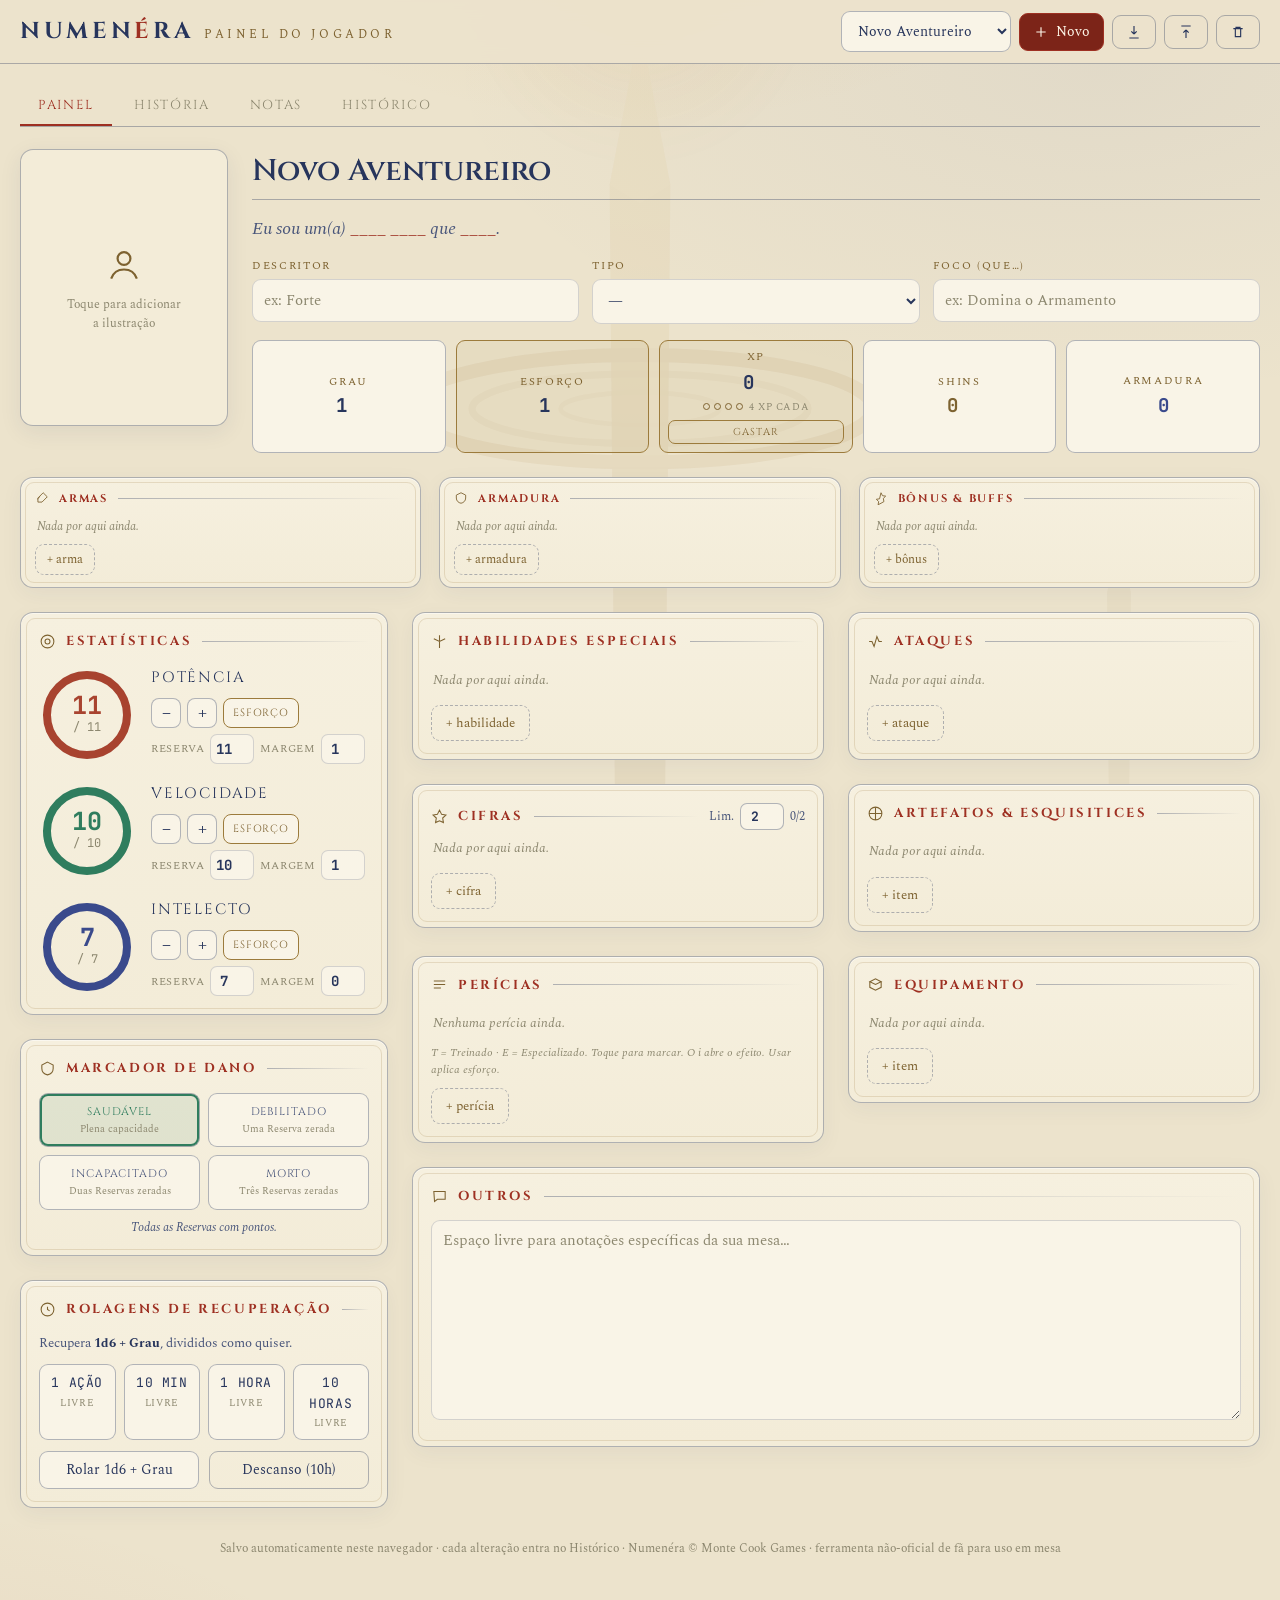
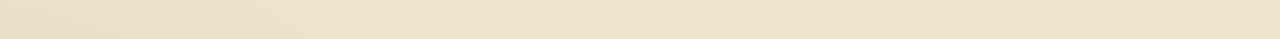
<file: index.html>
<!DOCTYPE html>
<html lang="pt-BR">
<head>
<meta charset="UTF-8">
<meta name="viewport" content="width=device-width, initial-scale=1.0">
<title>Numenéra — Painel do Jogador</title>
<link rel="preconnect" href="https://fonts.googleapis.com">
<link rel="preconnect" href="https://fonts.gstatic.com" crossorigin>
<link href="https://fonts.googleapis.com/css2?family=Cinzel:wght@400;600;700&family=Spectral:ital,wght@0,400;0,500;0,600;1,400;1,500&family=JetBrains+Mono:wght@400;700&display=swap" rel="stylesheet">
<link rel="stylesheet" href="css/painel.css">
</head>
<body>
<div class="bg">
  <svg class="monolith" viewBox="0 0 240 470" xmlns="http://www.w3.org/2000/svg">
    <defs>
      <radialGradient id="amberGlow" cx="50%" cy="15%" r="46%">
        <stop offset="0%" stop-color="#f0c074" stop-opacity=".95"/>
        <stop offset="55%" stop-color="#c8842c" stop-opacity=".30"/>
        <stop offset="100%" stop-color="#c8842c" stop-opacity="0"/>
      </radialGradient>
      <linearGradient id="amberBody" x1="0" y1="0" x2="0" y2="1">
        <stop offset="0%" stop-color="#d2a655"/>
        <stop offset="100%" stop-color="#7c511c"/>
      </linearGradient>
    </defs>
    <ellipse cx="120" cy="70" rx="86" ry="86" fill="url(#amberGlow)"/>
    <path d="M120 24 L133 92 L130 442 L110 442 L107 92 Z" fill="url(#amberBody)"/>
    <path d="M120 24 L133 92 L120 100 L107 92 Z" fill="#e0b86a" opacity=".55"/>
    <ellipse cx="120" cy="188" rx="100" ry="23" fill="none" stroke="#9a6820" stroke-width="6"/>
    <ellipse cx="120" cy="188" rx="72" ry="15" fill="none" stroke="#9a6820" stroke-width="3" opacity=".55"/>
    <ellipse cx="120" cy="188" rx="34" ry="7" fill="none" stroke="#9a6820" stroke-width="2" opacity=".4"/>
  </svg>
  <svg class="mono-far" viewBox="0 0 240 470" xmlns="http://www.w3.org/2000/svg">
    <path d="M120 24 L133 92 L130 442 L110 442 L107 92 Z" fill="#8a5e22"/>
    <ellipse cx="120" cy="188" rx="100" ry="23" fill="none" stroke="#8a5e22" stroke-width="6"/>
  </svg>
</div>

<header class="top">
  <div class="top-in">
    <div class="brand"><h1>Numen<span class="a">é</span>ra</h1><span class="sub">Painel do Jogador</span></div>
    <div class="top-tools">
      <select class="charsel" id="charsel" onchange="App.switchChar(this.value)"></select>
      <button class="btn prim" onclick="App.newChar()"><svg viewBox="0 0 24 24"><path d="M12 5v14M5 12h14"/></svg>Novo</button>
      <button class="btn ghost" onclick="App.exportChar()" title="Exportar ficha (JSON)"><svg viewBox="0 0 24 24"><path d="M12 3v12m0 0l-4-4m4 4l4-4M5 21h14"/></svg></button>
      <button class="btn ghost" onclick="document.getElementById('importfile').click()" title="Importar ficha (JSON)"><svg viewBox="0 0 24 24"><path d="M12 21V9m0 0l-4 4m4-4l4 4M5 3h14"/></svg></button>
      <button class="btn ghost" onclick="App.deleteChar()" title="Excluir personagem"><svg viewBox="0 0 24 24"><path d="M5 7h14M9 7V5h6v2m-7 0v12h8V7"/></svg></button>
      <input type="file" id="importfile" accept="application/json" style="display:none" onchange="App.importChar(event)">
    </div>
  </div>
</header>

<div class="wrap">
  <div class="tabs">
    <button class="tab active" data-tab="painel" onclick="App.switchTab('painel')">Painel</button>
    <button class="tab" data-tab="historia" onclick="App.switchTab('historia')">História</button>
    <button class="tab" data-tab="notas" onclick="App.switchTab('notas')">Notas</button>
    <button class="tab" data-tab="historico" onclick="App.switchTab('historico')">Histórico</button>
  </div>

  <section id="tab-painel" class="tabsec">
    <section class="hero">
      <div class="portrait" id="portrait" onclick="App.portraitClick(event)">
        <div class="ph" id="portrait-ph">
          <svg viewBox="0 0 24 24"><circle cx="12" cy="9" r="3.5"/><path d="M5 20c1.2-3.5 4-5 7-5s5.8 1.5 7 5"/></svg>
          <span>Toque para adicionar<br>a ilustração</span>
        </div>
        <div class="ovl">trocar ilustração</div>
        <button class="rm" onclick="App.removePortrait(event)" title="Remover">✕</button>
        <input type="file" id="portraitfile" accept="image/*" style="display:none" onchange="App.loadPortrait(event)">
      </div>
      <div class="idbody">
        <div class="namerow"><input id="f-name" placeholder="Nome" oninput="App.set('name',this.value)"></div>
        <div class="sentence" id="sentence"></div>
        <div class="dtf">
          <div class="cell"><span class="lbl">Descritor</span><input class="fld" id="f-descriptor" list="dl-desc" placeholder="ex: Forte" oninput="App.set('descriptor',this.value)"></div>
          <div class="cell"><span class="lbl">Tipo</span><select class="fld" id="f-type" onchange="App.setType(this.value)"><option value="">—</option><option>Glaive</option><option>Nano</option><option>Jack</option></select></div>
          <div class="cell"><span class="lbl">Foco (que…)</span><input class="fld" id="f-focus" list="dl-focus" placeholder="ex: Domina o Armamento" oninput="App.set('focus',this.value)"></div>
        </div>
        <div class="meta">
          <div class="box"><span class="lbl">Grau</span><input id="f-tier" type="number" min="1" max="6" oninput="App.set('tier',this.value)" onchange="App.set('tier',this.value,true)"></div>
          <div class="box eff"><span class="lbl">Esforço</span><input id="f-effort" type="number" min="0" oninput="App.set('effort',this.value)" onchange="App.set('effort',this.value,true)"></div>
          <div class="box xp" id="xp-box">
            <span class="lbl">XP</span>
            <input id="f-xp" type="number" min="0" oninput="App.set('xp',this.value)" onchange="App.set('xp',this.value,true)">
            <div class="xp-meta" id="xp-meta"></div>
            <button class="xp-spend" type="button" onclick="App.openXp()" title="Cada passo custa 4 XP. Quatro passos, um de cada tipo, sobem o Grau. Rerrolar custa 1 XP e não conta para o Grau.">Gastar</button>
          </div>
          <div class="box shins"><span class="lbl">Shins</span><input id="f-shins" type="number" min="0" oninput="App.set('shins',this.value)" onchange="App.set('shins',this.value,true)"></div>
          <div class="box armor"><span class="lbl">Armadura</span><span class="val" id="armor-total">0</span></div>
        </div>
      </div>
    </section>

    <datalist id="dl-desc"></datalist>
    <datalist id="dl-focus"></datalist>

    <div class="gearbar">
      <div class="panel mini">
        <h3 class="ptitle"><svg class="ic" viewBox="0 0 24 24"><path d="M14 3l7 7-9 9-7 0 0-7z"/><path d="M9 9l-5 5"/></svg>Armas</h3>
        <div class="rows" id="list-weapons"></div>
        <button class="addrow" onclick="App.addItem('weapons')">+ arma</button>
      </div>
      <div class="panel mini">
        <h3 class="ptitle"><svg class="ic" viewBox="0 0 24 24"><path d="M12 3l8 4v5c0 5-3.5 8-8 9-4.5-1-8-4-8-9V7z"/></svg>Armadura</h3>
        <div class="rows" id="list-armors"></div>
        <div class="skill-hint" id="armor-ease" hidden></div>
        <button class="addrow" onclick="App.addItem('armors')">+ armadura</button>
      </div>
      <div class="panel mini">
        <h3 class="ptitle"><svg class="ic" viewBox="0 0 24 24"><path d="M12 3l2.5 5 5.5.8-4 3.9 1 5.5L12 21l-5 2.6 1-5.5-4-3.9 5.5-.8z"/></svg>Bônus &amp; Buffs</h3>
        <div class="rows" id="list-buffs"></div>
        <button class="addrow" onclick="App.addItem('buffs')">+ bônus</button>
      </div>
    </div>

    <div class="grid">
      <div class="col">
        <div class="panel">
          <h3 class="ptitle"><svg class="ic" viewBox="0 0 24 24"><circle cx="12" cy="12" r="9"/><circle cx="12" cy="12" r="3.5"/></svg>Estatísticas</h3>
          <div class="pools" id="pools"></div>
        </div>
        <div class="panel">
          <h3 class="ptitle"><svg class="ic" viewBox="0 0 24 24"><path d="M12 3l8 4v5c0 5-3.5 8-8 9-4.5-1-8-4-8-9V7z"/></svg>Marcador de Dano</h3>
          <div class="dmgtrack"><div class="dmgrow" id="dmgrow"></div><div class="dmg-note" id="dmg-note"></div></div>
        </div>
        <div class="panel">
          <h3 class="ptitle"><svg class="ic" viewBox="0 0 24 24"><circle cx="12" cy="12" r="9"/><path d="M12 8v4l3 2"/></svg>Rolagens de Recuperação</h3>
          <div class="recov">
            <div class="recline"><span id="recov-formula">Recupera <b>1d6 + Grau</b>, divididos como quiser.</span></div>
            <div class="recrow" id="recrow"></div>
            <div class="recline">
              <button class="btn" id="recov-roll" style="flex:1;justify-content:center" onclick="App.rollRecovery()">Rolar 1d6 + Grau</button>
              <button class="btn ghost" style="flex:1;justify-content:center" onclick="App.fullRest()">Descanso (10h)</button>
            </div>
          </div>
        </div>
      </div>

      <div class="col">
        <div class="twocol">
          <div class="panel">
            <h3 class="ptitle"><svg class="ic" viewBox="0 0 24 24"><path d="M12 3v18M4 8l8 4 8-4"/></svg>Habilidades Especiais</h3>
            <div class="rows" id="list-abilities"></div>
            <button class="addrow" onclick="App.addItem('abilities')">+ habilidade</button>
          </div>
          <div class="panel">
            <h3 class="ptitle"><svg class="ic" viewBox="0 0 24 24"><path d="M3 12h4l3 7 4-14 3 7h4"/></svg>Ataques</h3>
            <div class="rows" id="list-attacks"></div>
            <button class="addrow" onclick="App.addItem('attacks')">+ ataque</button>
          </div>
        </div>

        <div class="twocol">
          <div class="panel">
            <div class="cyphdr">
              <h3 class="ptitle" style="margin:0;flex:1"><svg class="ic" viewBox="0 0 24 24"><path d="M12 3l3 6 6 .9-4.5 4.3 1 6.3L12 18l-5.5 2.5 1-6.3L3 9.9 9 9z"/></svg>Cifras</h3>
              <div class="limit" id="cyphlimit">Lim. <input id="f-cypherlimit" type="number" min="0" oninput="App.set('cypherLimit',this.value)" onchange="App.set('cypherLimit',this.value,true)"> <span id="cyphcount"></span></div>
            </div>
            <div class="rows" id="list-cyphers"></div>
            <button class="addrow" onclick="App.addItem('cyphers')">+ cifra</button>
          </div>
          <div class="panel">
            <h3 class="ptitle"><svg class="ic" viewBox="0 0 24 24"><circle cx="12" cy="12" r="9"/><path d="M12 3v18M3 12h18"/></svg>Artefatos &amp; Esquisitices</h3>
            <div class="rows" id="list-artifacts"></div>
            <button class="addrow" onclick="App.addItem('artifacts')">+ item</button>
          </div>
        </div>

        <div class="twocol">
          <div class="panel">
            <h3 class="ptitle"><svg class="ic" viewBox="0 0 24 24"><path d="M4 7h16M4 12h16M4 17h10"/></svg>Perícias</h3>
            <div class="rows" id="skills"></div>
            <div class="skill-hint">T = Treinado · E = Especializado. Toque para marcar. O i abre o efeito. Usar aplica esforço.</div>
            <button class="addrow" onclick="App.addSkill()">+ perícia</button>
          </div>
          <div class="panel">
            <h3 class="ptitle"><svg class="ic" viewBox="0 0 24 24"><path d="M4 8l8-4 8 4-8 4z"/><path d="M4 8v8l8 4 8-4V8"/></svg>Equipamento</h3>
            <div class="rows" id="list-equipment"></div>
            <button class="addrow" onclick="App.addItem('equipment')">+ item</button>
          </div>
        </div>

        <div class="panel">
          <h3 class="ptitle"><svg class="ic" viewBox="0 0 24 24"><path d="M4 5h16v11H9l-4 3z"/></svg>Outros</h3>
          <textarea class="fld" id="f-other" placeholder="Espaço livre para anotações específicas da sua mesa…" oninput="App.set('other',this.value)" style="min-height:200px"></textarea>
        </div>
      </div>
    </div>
  </section>

  <section id="tab-historia" class="tabsec" hidden>
    <div class="story-grid">
      <div class="panel">
        <h3 class="ptitle"><svg class="ic" viewBox="0 0 24 24"><path d="M5 4h11l3 3v13H5z"/><path d="M8 9h8M8 13h8M8 17h5"/></svg>Antecedente / História</h3>
        <textarea class="fld" id="f-background" placeholder="De onde veio, vínculos com os outros PJs, como chegou até aqui…" oninput="App.set('background',this.value)"></textarea>
      </div>
      <div class="panel">
        <h3 class="ptitle"><svg class="ic" viewBox="0 0 24 24"><circle cx="12" cy="12" r="9"/><circle cx="12" cy="12" r="4"/><path d="M12 3v3M12 18v3M3 12h3M18 12h3"/></svg>Objetivo Pessoal</h3>
        <textarea class="fld" id="f-goal" placeholder="O que seu personagem realmente busca? Metas de curto e longo prazo…" oninput="App.set('goal',this.value)"></textarea>
      </div>
    </div>
  </section>

  <section id="tab-notas" class="tabsec" hidden>
    <div class="panel board">
      <h3 class="ptitle"><svg class="ic" viewBox="0 0 24 24"><path d="M4 5h16v11H9l-4 3z"/></svg>Notas</h3>
      <textarea class="fld" id="f-notes" placeholder="Quadro livre — pistas, PNJs, mapas em palavras, ideias soltas…" oninput="App.set('notes',this.value)"></textarea>
    </div>
  </section>

  <section id="tab-historico" class="tabsec" hidden>
    <div class="panel">
      <div class="history-bar">
        <h3 class="ptitle"><svg class="ic" viewBox="0 0 24 24"><path d="M6 4h9l3 3v13H6z"/><path d="M9 10h6M9 14h6M9 18h4"/></svg>Histórico<span id="history-count"></span></h3>
        <button class="btn ghost" type="button" onclick="App.clearHistory()">Limpar</button>
      </div>
      <p class="history-lead">Cada alteração desta ficha fica registrada aqui, da mais recente para a mais antiga. Em textos longos, só o trecho que mudou.</p>
      <div class="history" id="history-list"></div>
    </div>
  </section>

  <div class="foot">Salvo automaticamente neste navegador · cada alteração entra no Histórico · Numenéra © Monte Cook Games · ferramenta não-oficial de fã para uso em mesa</div>
</div>

<div class="modal-back" id="modalback" onclick="App.modalBackClick(event)">
  <div class="modal">
    <div class="modal-head"><h4 id="modal-title"></h4><button class="x" onclick="App.closeModal()">✕</button></div>
    <div class="modal-body" id="modal-body"></div>
    <div class="modal-foot"><button class="btn prim" onclick="App.closeModal()">Concluir</button></div>
  </div>
</div>

<div class="modal-back" id="xpback" onclick="App.xpBackClick(event)">
  <div class="modal xp-modal">
    <div class="modal-head"><h4 id="xp-title">Gastar XP</h4><button class="x" type="button" onclick="App.closeXp()">✕</button></div>
    <div class="modal-body" id="xp-body"></div>
    <div class="modal-foot" id="xp-foot"></div>
  </div>
</div>

<div class="modal-back" id="effortback" onclick="App.effortBackClick(event)">
  <div class="modal">
    <div class="modal-head"><h4 id="effort-title">Gastar esforço</h4><button class="x" onclick="App.closeEffort()">✕</button></div>
    <div class="modal-body" id="effort-body"></div>
    <div class="modal-foot">
      <button class="btn ghost" type="button" onclick="App.closeEffort()">Cancelar</button>
      <button class="btn prim" type="button" id="effort-go" onclick="App.spendEffort()">Gastar</button>
    </div>
  </div>
</div>

<div class="tip" id="tip"></div>
<div class="toast" id="toast"></div>
<script src="js/data.js"></script>
<script src="js/store.js"></script>
<script src="js/history.js"></script>
<script src="js/effort.js"></script>
<script src="js/items.js"></script>
<script src="js/pools.js"></script>
<script src="js/xp.js"></script>
<script src="js/app.js"></script>
</body>
</html>
</file>
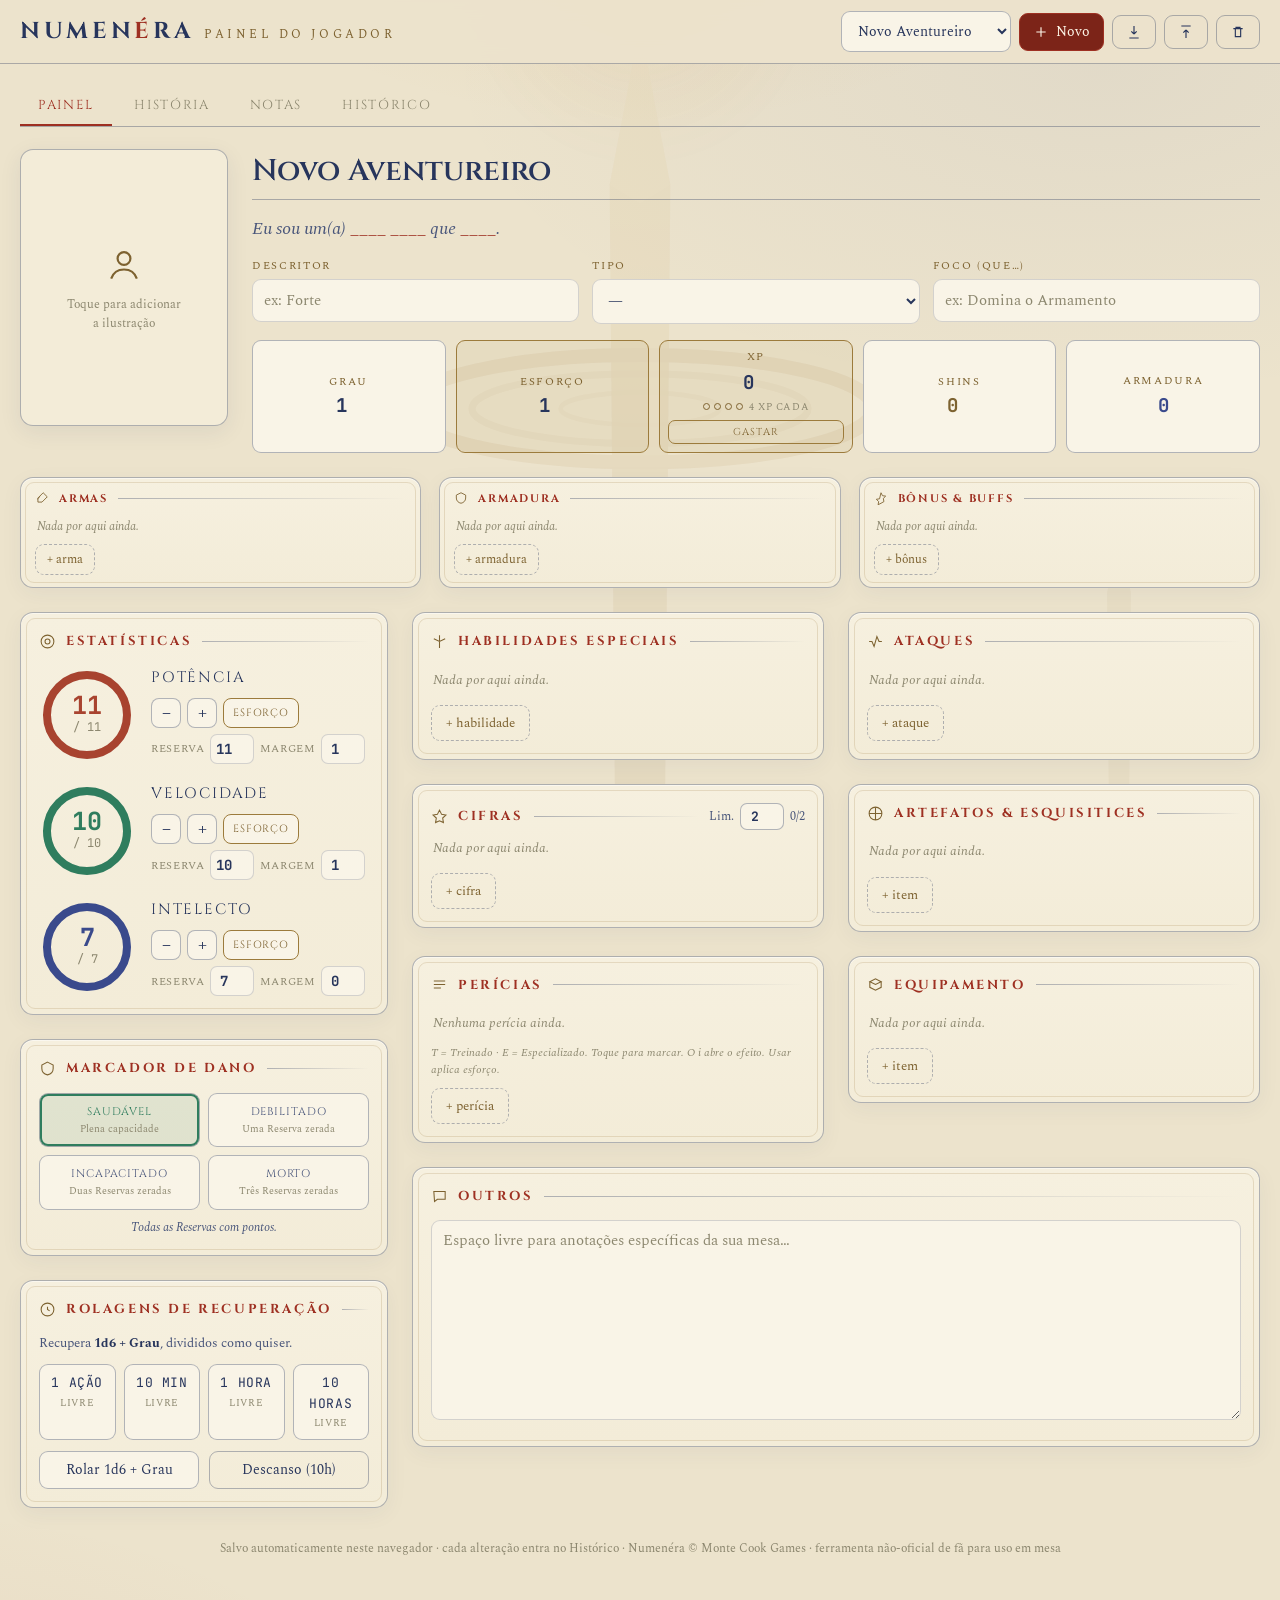
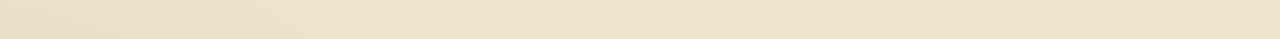
<file: Painel do PJ.html>
<!DOCTYPE html>
<html lang="pt-BR">
<head>
<meta charset="UTF-8">
<meta name="viewport" content="width=device-width, initial-scale=1.0">
<title>Numenéra — Painel do Jogador</title>
<link rel="preconnect" href="https://fonts.googleapis.com">
<link rel="preconnect" href="https://fonts.gstatic.com" crossorigin>
<link href="https://fonts.googleapis.com/css2?family=Cinzel:wght@400;600;700&family=Spectral:ital,wght@0,400;0,500;0,600;1,400;1,500&family=JetBrains+Mono:wght@400;700&display=swap" rel="stylesheet">
<link rel="stylesheet" href="css/painel.css">
</head>
<body>
<div class="bg">
  <svg class="monolith" viewBox="0 0 240 470" xmlns="http://www.w3.org/2000/svg">
    <defs>
      <radialGradient id="amberGlow" cx="50%" cy="15%" r="46%">
        <stop offset="0%" stop-color="#f0c074" stop-opacity=".95"/>
        <stop offset="55%" stop-color="#c8842c" stop-opacity=".30"/>
        <stop offset="100%" stop-color="#c8842c" stop-opacity="0"/>
      </radialGradient>
      <linearGradient id="amberBody" x1="0" y1="0" x2="0" y2="1">
        <stop offset="0%" stop-color="#d2a655"/>
        <stop offset="100%" stop-color="#7c511c"/>
      </linearGradient>
    </defs>
    <ellipse cx="120" cy="70" rx="86" ry="86" fill="url(#amberGlow)"/>
    <path d="M120 24 L133 92 L130 442 L110 442 L107 92 Z" fill="url(#amberBody)"/>
    <path d="M120 24 L133 92 L120 100 L107 92 Z" fill="#e0b86a" opacity=".55"/>
    <ellipse cx="120" cy="188" rx="100" ry="23" fill="none" stroke="#9a6820" stroke-width="6"/>
    <ellipse cx="120" cy="188" rx="72" ry="15" fill="none" stroke="#9a6820" stroke-width="3" opacity=".55"/>
    <ellipse cx="120" cy="188" rx="34" ry="7" fill="none" stroke="#9a6820" stroke-width="2" opacity=".4"/>
  </svg>
  <svg class="mono-far" viewBox="0 0 240 470" xmlns="http://www.w3.org/2000/svg">
    <path d="M120 24 L133 92 L130 442 L110 442 L107 92 Z" fill="#8a5e22"/>
    <ellipse cx="120" cy="188" rx="100" ry="23" fill="none" stroke="#8a5e22" stroke-width="6"/>
  </svg>
</div>

<header class="top">
  <div class="top-in">
    <div class="brand"><h1>Numen<span class="a">é</span>ra</h1><span class="sub">Painel do Jogador</span></div>
    <div class="top-tools">
      <select class="charsel" id="charsel" onchange="App.switchChar(this.value)"></select>
      <button class="btn prim" onclick="App.newChar()"><svg viewBox="0 0 24 24"><path d="M12 5v14M5 12h14"/></svg>Novo</button>
      <button class="btn ghost" onclick="App.exportChar()" title="Exportar ficha (JSON)"><svg viewBox="0 0 24 24"><path d="M12 3v12m0 0l-4-4m4 4l4-4M5 21h14"/></svg></button>
      <button class="btn ghost" onclick="document.getElementById('importfile').click()" title="Importar ficha (JSON)"><svg viewBox="0 0 24 24"><path d="M12 21V9m0 0l-4 4m4-4l4 4M5 3h14"/></svg></button>
      <button class="btn ghost" onclick="App.deleteChar()" title="Excluir personagem"><svg viewBox="0 0 24 24"><path d="M5 7h14M9 7V5h6v2m-7 0v12h8V7"/></svg></button>
      <input type="file" id="importfile" accept="application/json" style="display:none" onchange="App.importChar(event)">
    </div>
  </div>
</header>

<div class="wrap">
  <div class="tabs">
    <button class="tab active" data-tab="painel" onclick="App.switchTab('painel')">Painel</button>
    <button class="tab" data-tab="historia" onclick="App.switchTab('historia')">História</button>
    <button class="tab" data-tab="notas" onclick="App.switchTab('notas')">Notas</button>
    <button class="tab" data-tab="historico" onclick="App.switchTab('historico')">Histórico</button>
  </div>

  <section id="tab-painel" class="tabsec">
    <section class="hero">
      <div class="portrait" id="portrait" onclick="App.portraitClick(event)">
        <div class="ph" id="portrait-ph">
          <svg viewBox="0 0 24 24"><circle cx="12" cy="9" r="3.5"/><path d="M5 20c1.2-3.5 4-5 7-5s5.8 1.5 7 5"/></svg>
          <span>Toque para adicionar<br>a ilustração</span>
        </div>
        <div class="ovl">trocar ilustração</div>
        <button class="rm" onclick="App.removePortrait(event)" title="Remover">✕</button>
        <input type="file" id="portraitfile" accept="image/*" style="display:none" onchange="App.loadPortrait(event)">
      </div>
      <div class="idbody">
        <div class="namerow"><input id="f-name" placeholder="Nome" oninput="App.set('name',this.value)"></div>
        <div class="sentence" id="sentence"></div>
        <div class="dtf">
          <div class="cell"><span class="lbl">Descritor</span><input class="fld" id="f-descriptor" list="dl-desc" placeholder="ex: Forte" oninput="App.set('descriptor',this.value)"></div>
          <div class="cell"><span class="lbl">Tipo</span><select class="fld" id="f-type" onchange="App.setType(this.value)"><option value="">—</option><option>Glaive</option><option>Nano</option><option>Jack</option></select></div>
          <div class="cell"><span class="lbl">Foco (que…)</span><input class="fld" id="f-focus" list="dl-focus" placeholder="ex: Domina o Armamento" oninput="App.set('focus',this.value)"></div>
        </div>
        <div class="meta">
          <div class="box"><span class="lbl">Grau</span><input id="f-tier" type="number" min="1" max="6" oninput="App.set('tier',this.value)" onchange="App.set('tier',this.value,true)"></div>
          <div class="box eff"><span class="lbl">Esforço</span><input id="f-effort" type="number" min="0" oninput="App.set('effort',this.value)" onchange="App.set('effort',this.value,true)"></div>
          <div class="box xp" id="xp-box">
            <span class="lbl">XP</span>
            <input id="f-xp" type="number" min="0" oninput="App.set('xp',this.value)" onchange="App.set('xp',this.value,true)">
            <div class="xp-meta" id="xp-meta"></div>
            <button class="xp-spend" type="button" onclick="App.openXp()" title="Cada passo custa 4 XP. Quatro passos, um de cada tipo, sobem o Grau.">Gastar</button>
          </div>
          <div class="box shins"><span class="lbl">Shins</span><input id="f-shins" type="number" min="0" oninput="App.set('shins',this.value)" onchange="App.set('shins',this.value,true)"></div>
          <div class="box armor"><span class="lbl">Armadura</span><span class="val" id="armor-total">0</span></div>
        </div>
      </div>
    </section>

    <datalist id="dl-desc"></datalist>
    <datalist id="dl-focus"></datalist>

    <div class="gearbar">
      <div class="panel mini">
        <h3 class="ptitle"><svg class="ic" viewBox="0 0 24 24"><path d="M14 3l7 7-9 9-7 0 0-7z"/><path d="M9 9l-5 5"/></svg>Armas</h3>
        <div class="rows" id="list-weapons"></div>
        <button class="addrow" onclick="App.addItem('weapons')">+ arma</button>
      </div>
      <div class="panel mini">
        <h3 class="ptitle"><svg class="ic" viewBox="0 0 24 24"><path d="M12 3l8 4v5c0 5-3.5 8-8 9-4.5-1-8-4-8-9V7z"/></svg>Armadura</h3>
        <div class="rows" id="list-armors"></div>
        <div class="skill-hint" id="armor-ease" hidden></div>
        <button class="addrow" onclick="App.addItem('armors')">+ armadura</button>
      </div>
      <div class="panel mini">
        <h3 class="ptitle"><svg class="ic" viewBox="0 0 24 24"><path d="M12 3l2.5 5 5.5.8-4 3.9 1 5.5L12 21l-5 2.6 1-5.5-4-3.9 5.5-.8z"/></svg>Bônus &amp; Buffs</h3>
        <div class="rows" id="list-buffs"></div>
        <button class="addrow" onclick="App.addItem('buffs')">+ bônus</button>
      </div>
    </div>

    <div class="grid">
      <div class="col">
        <div class="panel">
          <h3 class="ptitle"><svg class="ic" viewBox="0 0 24 24"><circle cx="12" cy="12" r="9"/><circle cx="12" cy="12" r="3.5"/></svg>Estatísticas</h3>
          <div class="pools" id="pools"></div>
        </div>
        <div class="panel">
          <h3 class="ptitle"><svg class="ic" viewBox="0 0 24 24"><path d="M12 3l8 4v5c0 5-3.5 8-8 9-4.5-1-8-4-8-9V7z"/></svg>Marcador de Dano</h3>
          <div class="dmgtrack"><div class="dmgrow" id="dmgrow"></div><div class="dmg-note" id="dmg-note"></div></div>
        </div>
        <div class="panel">
          <h3 class="ptitle"><svg class="ic" viewBox="0 0 24 24"><circle cx="12" cy="12" r="9"/><path d="M12 8v4l3 2"/></svg>Rolagens de Recuperação</h3>
          <div class="recov">
            <div class="recline"><span id="recov-formula">Recupera <b>1d6 + Grau</b>, divididos como quiser.</span></div>
            <div class="recrow" id="recrow"></div>
            <div class="recline">
              <button class="btn" id="recov-roll" style="flex:1;justify-content:center" onclick="App.rollRecovery()">Rolar 1d6 + Grau</button>
              <button class="btn ghost" style="flex:1;justify-content:center" onclick="App.fullRest()">Descanso (10h)</button>
            </div>
          </div>
        </div>
      </div>

      <div class="col">
        <div class="twocol">
          <div class="panel">
            <h3 class="ptitle"><svg class="ic" viewBox="0 0 24 24"><path d="M12 3v18M4 8l8 4 8-4"/></svg>Habilidades Especiais</h3>
            <div class="rows" id="list-abilities"></div>
            <button class="addrow" onclick="App.addItem('abilities')">+ habilidade</button>
          </div>
          <div class="panel">
            <h3 class="ptitle"><svg class="ic" viewBox="0 0 24 24"><path d="M3 12h4l3 7 4-14 3 7h4"/></svg>Ataques</h3>
            <div class="rows" id="list-attacks"></div>
            <button class="addrow" onclick="App.addItem('attacks')">+ ataque</button>
          </div>
        </div>

        <div class="twocol">
          <div class="panel">
            <div class="cyphdr">
              <h3 class="ptitle" style="margin:0;flex:1"><svg class="ic" viewBox="0 0 24 24"><path d="M12 3l3 6 6 .9-4.5 4.3 1 6.3L12 18l-5.5 2.5 1-6.3L3 9.9 9 9z"/></svg>Cifras</h3>
              <div class="limit" id="cyphlimit">Lim. <input id="f-cypherlimit" type="number" min="0" oninput="App.set('cypherLimit',this.value)" onchange="App.set('cypherLimit',this.value,true)"> <span id="cyphcount"></span></div>
            </div>
            <div class="rows" id="list-cyphers"></div>
            <button class="addrow" onclick="App.addItem('cyphers')">+ cifra</button>
          </div>
          <div class="panel">
            <h3 class="ptitle"><svg class="ic" viewBox="0 0 24 24"><circle cx="12" cy="12" r="9"/><path d="M12 3v18M3 12h18"/></svg>Artefatos &amp; Esquisitices</h3>
            <div class="rows" id="list-artifacts"></div>
            <button class="addrow" onclick="App.addItem('artifacts')">+ item</button>
          </div>
        </div>

        <div class="twocol">
          <div class="panel">
            <h3 class="ptitle"><svg class="ic" viewBox="0 0 24 24"><path d="M4 7h16M4 12h16M4 17h10"/></svg>Perícias</h3>
            <div class="rows" id="skills"></div>
            <div class="skill-hint">T = Treinado · E = Especializado. Toque para marcar. O i abre o efeito. Usar aplica esforço.</div>
            <button class="addrow" onclick="App.addSkill()">+ perícia</button>
          </div>
          <div class="panel">
            <h3 class="ptitle"><svg class="ic" viewBox="0 0 24 24"><path d="M4 8l8-4 8 4-8 4z"/><path d="M4 8v8l8 4 8-4V8"/></svg>Equipamento</h3>
            <div class="rows" id="list-equipment"></div>
            <button class="addrow" onclick="App.addItem('equipment')">+ item</button>
          </div>
        </div>

        <div class="panel">
          <h3 class="ptitle"><svg class="ic" viewBox="0 0 24 24"><path d="M4 5h16v11H9l-4 3z"/></svg>Outros</h3>
          <textarea class="fld" id="f-other" placeholder="Espaço livre para anotações específicas da sua mesa…" oninput="App.set('other',this.value)" style="min-height:200px"></textarea>
        </div>
      </div>
    </div>
  </section>

  <section id="tab-historia" class="tabsec" hidden>
    <div class="story-grid">
      <div class="panel">
        <h3 class="ptitle"><svg class="ic" viewBox="0 0 24 24"><path d="M5 4h11l3 3v13H5z"/><path d="M8 9h8M8 13h8M8 17h5"/></svg>Antecedente / História</h3>
        <textarea class="fld" id="f-background" placeholder="De onde veio, vínculos com os outros PJs, como chegou até aqui…" oninput="App.set('background',this.value)"></textarea>
      </div>
      <div class="panel">
        <h3 class="ptitle"><svg class="ic" viewBox="0 0 24 24"><circle cx="12" cy="12" r="9"/><circle cx="12" cy="12" r="4"/><path d="M12 3v3M12 18v3M3 12h3M18 12h3"/></svg>Objetivo Pessoal</h3>
        <textarea class="fld" id="f-goal" placeholder="O que seu personagem realmente busca? Metas de curto e longo prazo…" oninput="App.set('goal',this.value)"></textarea>
      </div>
    </div>
  </section>

  <section id="tab-notas" class="tabsec" hidden>
    <div class="panel board">
      <h3 class="ptitle"><svg class="ic" viewBox="0 0 24 24"><path d="M4 5h16v11H9l-4 3z"/></svg>Notas</h3>
      <textarea class="fld" id="f-notes" placeholder="Quadro livre — pistas, PNJs, mapas em palavras, ideias soltas…" oninput="App.set('notes',this.value)"></textarea>
    </div>
  </section>

  <section id="tab-historico" class="tabsec" hidden>
    <div class="panel">
      <div class="history-bar">
        <h3 class="ptitle"><svg class="ic" viewBox="0 0 24 24"><path d="M6 4h9l3 3v13H6z"/><path d="M9 10h6M9 14h6M9 18h4"/></svg>Histórico<span id="history-count"></span></h3>
        <button class="btn ghost" type="button" onclick="App.clearHistory()">Limpar</button>
      </div>
      <p class="history-lead">Cada alteração desta ficha fica registrada aqui, da mais recente para a mais antiga. Em textos longos, só o trecho que mudou.</p>
      <div class="history" id="history-list"></div>
    </div>
  </section>

  <div class="foot">Salvo automaticamente neste navegador · cada alteração entra no Histórico · Numenéra © Monte Cook Games · ferramenta não-oficial de fã para uso em mesa</div>
</div>

<div class="modal-back" id="modalback" onclick="App.modalBackClick(event)">
  <div class="modal">
    <div class="modal-head"><h4 id="modal-title"></h4><button class="x" onclick="App.closeModal()">✕</button></div>
    <div class="modal-body" id="modal-body"></div>
    <div class="modal-foot"><button class="btn prim" onclick="App.closeModal()">Concluir</button></div>
  </div>
</div>

<div class="modal-back" id="xpback" onclick="App.xpBackClick(event)">
  <div class="modal xp-modal">
    <div class="modal-head"><h4 id="xp-title">Gastar XP</h4><button class="x" type="button" onclick="App.closeXp()">✕</button></div>
    <div class="modal-body" id="xp-body"></div>
    <div class="modal-foot" id="xp-foot"></div>
  </div>
</div>

<div class="modal-back" id="effortback" onclick="App.effortBackClick(event)">
  <div class="modal">
    <div class="modal-head"><h4 id="effort-title">Gastar esforço</h4><button class="x" onclick="App.closeEffort()">✕</button></div>
    <div class="modal-body" id="effort-body"></div>
    <div class="modal-foot">
      <button class="btn ghost" type="button" onclick="App.closeEffort()">Cancelar</button>
      <button class="btn prim" type="button" id="effort-go" onclick="App.spendEffort()">Gastar</button>
    </div>
  </div>
</div>

<div class="tip" id="tip"></div>
<div class="toast" id="toast"></div>
<script src="js/data.js"></script>
<script src="js/store.js"></script>
<script src="js/history.js"></script>
<script src="js/effort.js"></script>
<script src="js/items.js"></script>
<script src="js/pools.js"></script>
<script src="js/xp.js"></script>
<script src="js/app.js"></script>
</body>
</html>
</file>
<file: css/painel.css>
:root{
  --parch:#ece3cc; --parch-2:#f3ecd8; --parch-3:#f9f4e7; --parch-card:#f6f0df;
  --ink:#27355c; --ink-soft:#48557a; --ink-faint:#8c876f;
  --line:rgba(39,53,92,.18); --line-2:rgba(39,53,92,.34);
  --verm:#9e3022; --verm-d:#7c2418; --brass:#9c7b3c; --brass-d:#7d6230;
  --pot:#a8432f; --vel:#2f7d5e; --int:#3a4a8c;
  --ok:#2f7d5e; --warn:#b8862f; --bad:#a8392c;
  --r:9px; --r-lg:13px;
}
*{box-sizing:border-box}
html,body{margin:0;padding:0}
body{
  background:
    radial-gradient(820px 520px at 50% -12%, rgba(196,132,44,.13), transparent 62%),
    radial-gradient(1100px 560px at 86% 4%, rgba(58,74,140,.06), transparent 60%),
    radial-gradient(900px 480px at -8% 108%, rgba(168,67,47,.06), transparent 55%),
    var(--parch);
  color:var(--ink); font-family:"Spectral",Georgia,serif; font-size:16px; line-height:1.55;
  min-height:100vh; -webkit-font-smoothing:antialiased;
}
button{font-family:inherit;cursor:pointer}
input,textarea,select{font-family:inherit;color:var(--ink)}
::placeholder{color:var(--ink-faint)}
::selection{background:rgba(158,48,34,.22)}
.bg{position:fixed;inset:0;z-index:0;pointer-events:none;overflow:hidden}
.bg .monolith{position:absolute;top:-30px;left:50%;transform:translateX(-50%);width:min(560px,86vw);opacity:.07}
.bg .mono-far{position:absolute;bottom:-40px;right:4%;width:min(220px,32vw);opacity:.045}
.wrap{max-width:1320px;margin:0 auto;padding:0 20px 80px;position:relative;z-index:1}
header.top{position:sticky;top:0;z-index:50;background:rgba(236,227,204,.94);backdrop-filter:blur(10px);border-bottom:1px solid var(--line-2)}
.top-in{max-width:1320px;margin:0 auto;padding:11px 20px;display:flex;align-items:center;gap:16px;flex-wrap:wrap}
.brand{display:flex;align-items:baseline;gap:11px}
.brand h1{font-family:"Cinzel",serif;font-weight:700;font-size:23px;letter-spacing:.16em;margin:0;color:var(--ink);text-transform:uppercase}
.brand h1 .a{color:var(--verm)}
.brand .sub{font-size:11.5px;letter-spacing:.3em;text-transform:uppercase;color:var(--brass-d)}
.top-tools{margin-left:auto;display:flex;align-items:center;gap:8px;flex-wrap:wrap}
select.charsel{background:var(--parch-3);border:1px solid var(--line-2);border-radius:var(--r);padding:8px 12px;font-size:14px;min-width:170px}
.btn{background:var(--parch-3);border:1px solid var(--line-2);color:var(--ink);border-radius:var(--r);padding:8px 13px;font-size:13.5px;display:inline-flex;align-items:center;gap:7px;transition:.15s}
.btn:hover{background:#fff;border-color:var(--brass-d)}
.btn:active{transform:translateY(1px)}
.btn.prim{background:var(--verm-d);border-color:var(--verm);color:#fdf6e8}
.btn.prim:hover{background:var(--verm)}
.btn:disabled{opacity:.45;cursor:not-allowed;pointer-events:none}
.btn.ghost{background:transparent}
.btn svg{width:16px;height:16px;fill:none;stroke:currentColor;stroke-width:1.7}
.tabs{display:flex;gap:4px;margin:22px 0;border-bottom:1px solid var(--line-2);flex-wrap:wrap}
.tab{background:transparent;border:none;border-bottom:2px solid transparent;padding:10px 18px;font-family:"Cinzel",serif;font-size:13px;letter-spacing:.13em;text-transform:uppercase;color:var(--ink-faint);transition:.15s}
.tab:hover{color:var(--ink)}
.tab.active{color:var(--verm);border-bottom-color:var(--verm)}
.tabsec[hidden]{display:none}
.panel{background:linear-gradient(180deg,var(--parch-card),var(--parch-2));border:1px solid var(--line-2);border-radius:var(--r-lg);padding:18px;position:relative;box-shadow:0 1px 0 rgba(255,255,255,.5) inset,0 6px 22px rgba(39,53,92,.05)}
.panel::before{content:"";position:absolute;inset:5px;border:1px solid rgba(156,123,60,.20);border-radius:9px;pointer-events:none}
.ptitle{font-family:"Cinzel",serif;font-size:13px;letter-spacing:.2em;text-transform:uppercase;color:var(--verm);margin:0 0 14px;display:flex;align-items:center;gap:10px}
.ptitle::after{content:"";flex:1;height:1px;background:linear-gradient(90deg,var(--line-2),transparent)}
.ptitle .ic{width:17px;height:17px;fill:none;stroke:var(--brass-d);stroke-width:1.5;flex:none}
.lbl{font-size:10.5px;letter-spacing:.16em;text-transform:uppercase;color:var(--brass-d)}
.fld{width:100%;background:var(--parch-3);border:1px solid var(--line);border-radius:var(--r);padding:9px 11px;font-size:15px;transition:.15s}
.fld:focus{outline:none;border-color:var(--brass);background:#fff}
textarea.fld{resize:vertical;min-height:64px;line-height:1.5}
.hero{display:grid;grid-template-columns:208px 1fr;gap:24px;align-items:start;margin-bottom:24px}
.portrait{position:relative;border:1px solid var(--line-2);border-radius:var(--r-lg);background:var(--parch-2);overflow:hidden;aspect-ratio:3/4;display:flex;align-items:center;justify-content:center;cursor:pointer;box-shadow:0 6px 22px rgba(39,53,92,.08)}
.portrait img{width:100%;height:100%;object-fit:cover;display:block}
.portrait .ph{display:flex;flex-direction:column;align-items:center;gap:10px;color:var(--ink-faint);padding:18px;text-align:center}
.portrait .ph svg{width:44px;height:44px;fill:none;stroke:var(--brass-d);stroke-width:1.2}
.portrait .ph span{font-size:12px}
.portrait:hover{border-color:var(--brass)}
.portrait .ovl{position:absolute;left:0;right:0;bottom:0;padding:8px;background:linear-gradient(0deg,rgba(39,53,92,.85),transparent);font-size:11px;letter-spacing:.16em;text-transform:uppercase;color:var(--parch-3);text-align:center;opacity:0;transition:.2s;pointer-events:none}
.portrait:hover .ovl{opacity:1}
.portrait .rm{position:absolute;top:6px;right:6px;background:rgba(39,53,92,.82);border:1px solid rgba(255,255,255,.25);border-radius:8px;width:26px;height:26px;display:none;align-items:center;justify-content:center;color:#fdf6e8;font-size:13px}
.portrait.has .rm{display:flex}
.portrait .rm:hover{background:var(--bad)}
.idbody{display:flex;flex-direction:column;gap:16px;min-width:0}
.namerow input{width:100%;background:transparent;border:none;border-bottom:1.5px solid var(--line-2);font-family:"Cinzel",serif;font-size:30px;font-weight:600;color:var(--ink);padding:2px 0 8px}
.namerow input:focus{outline:none;border-color:var(--brass)}
.sentence{font-style:italic;font-size:18px;color:var(--ink-soft);line-height:1.45}
.sentence b{color:var(--verm);font-style:normal;font-weight:600}
.dtf{display:grid;grid-template-columns:repeat(3,1fr);gap:13px}
.dtf .cell .lbl{display:block;margin-bottom:5px}
.meta{display:flex;gap:10px;flex-wrap:nowrap;align-items:stretch}
.meta .box{flex:1 1 0;min-width:0;background:var(--parch-3);border:1px solid var(--line-2);border-radius:var(--r);padding:8px 8px;display:flex;flex-direction:column;gap:2px;text-align:center;justify-content:center}
.meta .box .lbl{margin:0}
.meta .box input,.meta .box .val{width:100%;background:transparent;border:none;text-align:center;font-family:"JetBrains Mono",monospace;font-size:19px;font-weight:700;color:var(--ink)}
.meta .box input:focus{outline:none}
.meta .box.eff{border-color:var(--brass);background:rgba(156,123,60,.07)}
.meta .box.shins .val,.meta .box.shins input{color:var(--brass-d)}
.meta .box.armor .val{color:var(--int)}
.meta .box.xp{justify-content:flex-start;gap:3px;border-color:var(--brass);background:rgba(156,123,60,.07)}
.xp-meta{display:flex;align-items:center;justify-content:center;gap:6px;min-height:16px}
.xp-pips{display:flex;gap:4px;flex:none}
.xp-pips i{width:7px;height:7px;border-radius:50%;border:1px solid var(--brass-d);background:transparent;display:block}
.xp-pips i.on{background:var(--brass-d)}
.meta .box .xp-sub{font-family:"Spectral",Georgia,serif;font-size:10px;font-weight:400;letter-spacing:.06em;text-transform:uppercase;color:var(--ink-faint);line-height:1.2}
.xp-spend{width:100%;margin-top:2px;background:transparent;border:1px solid var(--brass);color:var(--brass-d);border-radius:7px;padding:4px 6px;font-family:"Cinzel",serif;font-size:10px;letter-spacing:.12em;text-transform:uppercase}
.xp-spend:hover{background:rgba(156,123,60,.14)}
.grid{display:grid;grid-template-columns:368px 1fr;gap:24px;align-items:start}
.col{display:flex;flex-direction:column;gap:24px}
.twocol{display:grid;grid-template-columns:1fr 1fr;gap:24px;align-items:start}
.subcol{display:flex;flex-direction:column;gap:24px;min-width:0}
.gearbar{display:grid;grid-template-columns:repeat(3,1fr);gap:18px;margin-bottom:24px}
.panel.mini{padding:12px 14px}
.panel.mini::before{inset:4px}
.panel.mini .ptitle{font-size:11px;letter-spacing:.16em;margin-bottom:9px}
.panel.mini .ptitle .ic{width:14px;height:14px}
.panel.mini .rows{gap:6px}
.panel.mini .chip{padding:5px 8px;gap:8px}
.panel.mini .chip .cname{font-size:13px}
.panel.mini .chip .csub{font-size:10px}
.panel.mini .chip .cnum{min-width:34px}
.panel.mini .chip .cnum .v{font-size:16px}
.panel.mini .chip .ic-btn{width:23px;height:23px;font-size:11px}
.panel.mini .chip .ic-btn.use{width:auto}
.panel.mini .empty{padding:2px 2px;font-size:11.5px}
.panel.mini .addrow{margin-top:7px;padding:5px 11px;font-size:12px}
.pools{display:flex;flex-direction:column;gap:18px}
.pool{display:grid;grid-template-columns:96px 1fr;gap:16px;align-items:center}
.gauge{position:relative;width:96px;height:96px}
.gauge svg{width:96px;height:96px;transform:rotate(-90deg)}
.gauge .track{stroke:rgba(39,53,92,.10)}
.gauge .fill{stroke-linecap:round;transition:stroke-dashoffset .35s ease}
.gauge .ctr{position:absolute;inset:0;display:flex;flex-direction:column;align-items:center;justify-content:center}
.gauge .ctr .cur{font-family:"JetBrains Mono",monospace;font-size:25px;font-weight:700;line-height:1}
.gauge .ctr .mx{font-family:"JetBrains Mono",monospace;font-size:12px;color:var(--ink-faint)}
.pool-info{display:flex;flex-direction:column;gap:9px;min-width:0}
.pool-name{font-family:"Cinzel",serif;font-size:15px;letter-spacing:.12em;text-transform:uppercase;color:var(--ink)}
.pool-ctrls{display:flex;align-items:center;gap:6px;flex-wrap:wrap}
.step{width:30px;height:30px;border-radius:8px;border:1px solid var(--line-2);background:var(--parch-3);color:var(--ink);font-size:18px;line-height:1;display:flex;align-items:center;justify-content:center}
.step:hover{background:#fff;border-color:var(--brass-d)}
.step.effort{width:auto;padding:0 9px;font-family:"Cinzel",serif;font-size:10.5px;letter-spacing:.08em;text-transform:uppercase;color:var(--brass-d);border-color:var(--brass)}
.step.effort:hover{background:rgba(156,123,60,.10)}
.effort-stepper{display:flex;align-items:center;gap:8px}
.effort-stepper .n{font-family:"JetBrains Mono",monospace;font-size:22px;font-weight:700;min-width:28px;text-align:center}
.effort-stepper .mx{font-size:12px;color:var(--ink-faint)}
.effort-math{background:var(--parch-3);border:1px solid var(--line);border-radius:var(--r);padding:12px 14px}
.effort-math .line{display:flex;justify-content:space-between;gap:16px;font-size:14.5px}
.effort-math .line .k{color:var(--ink-soft)}
.effort-math .line .v{font-family:"JetBrains Mono",monospace;font-weight:700}
.effort-math .pay{margin-top:8px;padding-top:8px;border-top:1px solid var(--line);display:flex;justify-content:space-between;gap:16px;font-weight:600}
.effort-math .hint{margin-top:8px;font-size:12px;color:var(--ink-faint);font-style:italic}
.effort-source{font-size:14px;color:var(--ink-soft);font-style:italic;margin:0}
.effort-effect{margin:0;font-size:14.5px;line-height:1.45;color:var(--ink)}
.effort-pools{display:flex;gap:6px;flex-wrap:wrap}
.effort-pools .pick{flex:1;min-width:96px;height:auto;padding:8px 8px;font-family:"Cinzel",serif;font-size:11px;letter-spacing:.08em;text-transform:uppercase}
.effort-pools .pick.on{border-color:var(--brass);background:rgba(156,123,60,.12);color:var(--ink)}
.pool-ctrls .miniedit{display:flex;align-items:center;gap:5px;font-size:11px;color:var(--ink-faint);text-transform:uppercase;letter-spacing:.06em}
.pool-ctrls .miniedit input{width:44px;background:var(--parch-3);border:1px solid var(--line);border-radius:7px;text-align:center;font-family:"JetBrains Mono",monospace;font-weight:700;padding:5px 2px;font-size:14px}
.dmgtrack{display:flex;flex-direction:column;gap:9px}
.dmgrow{display:grid;grid-template-columns:1fr 1fr;gap:8px}
.dmgcell{min-width:0;border:1px solid var(--line-2);border-radius:var(--r);background:var(--parch-3);padding:9px 8px;text-align:center;cursor:pointer;transition:.15s;user-select:none;overflow:hidden}
.dmgcell:hover{border-color:var(--brass-d)}
.dmgcell .st{font-family:"Cinzel",serif;font-size:11px;letter-spacing:.08em;text-transform:uppercase;color:var(--ink-soft)}
.dmgcell .sub{font-size:10px;color:var(--ink-faint);margin-top:2px}
.dmgcell.active{box-shadow:0 0 0 2px currentColor inset}
.dmgcell.s0.active{color:var(--ok);background:rgba(47,125,94,.10)}
.dmgcell.s1.active{color:var(--warn);background:rgba(184,134,47,.12)}
.dmgcell.s2.active{color:var(--bad);background:rgba(168,57,44,.12)}
.dmgcell.s3.active{color:#6c1414;background:rgba(108,20,20,.14)}
.dmgcell.active .st{color:currentColor}
.dmg-note{font-size:12px;color:var(--ink-soft);font-style:italic;text-align:center}
.recov{display:flex;flex-direction:column;gap:11px}
.recrow{display:flex;gap:8px;flex-wrap:wrap}
.rectile{flex:1;min-width:66px;background:var(--parch-3);border:1px solid var(--line-2);border-radius:var(--r);padding:8px 6px;text-align:center;font-size:10px;letter-spacing:.06em;text-transform:uppercase;color:var(--ink-faint);transition:.15s;user-select:none;cursor:pointer}
.rectile:hover{border-color:var(--brass-d)}
.rectile.used{background:rgba(158,48,34,.12);border-color:var(--verm);color:var(--verm)}
.rectile .t{display:block;font-size:13px;color:var(--ink);margin-bottom:2px;font-family:"JetBrains Mono",monospace}
.rectile.used .t{color:var(--verm);text-decoration:line-through}
.recline{display:flex;align-items:center;gap:10px;justify-content:space-between;font-size:13px;color:var(--ink-soft)}
.recline b{color:var(--ink)}
.rows{display:flex;flex-direction:column;gap:8px}
.empty{font-size:12.5px;color:var(--ink-faint);font-style:italic;padding:5px 2px}
.chip{display:flex;align-items:center;gap:10px;background:var(--parch-3);border:1px solid var(--line-2);border-radius:var(--r);padding:7px 9px;cursor:pointer;transition:.12s}
.chip:hover{border-color:var(--brass);background:#fff}
.chip .cmain{flex:1;min-width:0}
.chip .cname{font-weight:600;color:var(--ink);white-space:nowrap;overflow:hidden;text-overflow:ellipsis;font-size:14.5px}
.chip .csub{font-size:11px;color:var(--ink-faint);letter-spacing:.03em;white-space:nowrap;overflow:hidden;text-overflow:ellipsis}
.chip .cnum{flex:none;text-align:center;min-width:40px;padding:0 2px}
.chip .cnum .v{font-family:"JetBrains Mono",monospace;font-size:19px;font-weight:700;line-height:1;color:var(--verm);display:block}
.chip .cnum .l{font-size:8.5px;text-transform:uppercase;letter-spacing:.06em;color:var(--ink-faint)}
.chip .cnum.blue .v{color:var(--int)}
.chip .cnum.green .v{color:var(--vel)}
.chip .cnum.brass .v{color:var(--brass-d)}
.chip .cact{display:flex;gap:4px;flex:none}
.chip .ic-btn{width:26px;height:26px;border-radius:7px;border:1px solid var(--line);background:transparent;color:var(--ink-faint);display:flex;align-items:center;justify-content:center;font-size:12px}
.chip .ic-btn:hover{color:var(--ink);border-color:var(--brass-d)}
.chip .ic-btn.del:hover{color:var(--bad);border-color:var(--bad)}
.chip .ic-btn.use{width:auto;padding:0 7px;font-family:"Cinzel",serif;font-size:10px;letter-spacing:.06em;text-transform:uppercase;color:var(--brass-d);border-color:var(--brass)}
.chip .ic-btn.use:hover{background:rgba(156,123,60,.10);color:var(--brass-d);border-color:var(--brass)}
.addrow{align-self:flex-start;margin-top:10px;background:transparent;border:1px dashed var(--line-2);color:var(--brass-d);border-radius:var(--r);padding:7px 14px;font-size:13px}
.addrow:hover{background:var(--parch-3)}
.skill{display:flex;flex-direction:column;gap:6px}
.skill-actions{display:flex;gap:8px;align-items:center}
.skill .skill-desc{min-height:52px;padding:7px 10px;font-size:13.5px;line-height:1.45}
.skill .badges{display:flex;gap:5px;flex:none}
.skill .bdg{width:30px;height:30px;border-radius:50%;border:1.5px solid var(--line-2);background:var(--parch-3);font-family:"Cinzel",serif;font-size:12px;font-weight:700;color:var(--ink-faint);display:flex;align-items:center;justify-content:center;transition:.12s}
.skill .bdg:hover{border-color:var(--brass-d)}
.skill .bdg.on[data-k="T"]{background:var(--vel);border-color:var(--vel);color:#fff}
.skill .bdg.on[data-k="E"]{background:var(--brass);border-color:var(--brass);color:#fff}
.skill .info{flex:none;width:30px;height:30px;border-radius:50%;border:1.5px solid var(--line-2);background:var(--parch-3);font-family:"Spectral",serif;font-style:italic;font-weight:600;font-size:16px;line-height:1;color:var(--ink-faint);display:flex;align-items:center;justify-content:center}
.skill .info:hover{border-color:var(--brass-d);color:var(--brass-d)}
.skill .info.has{border-color:var(--brass);color:var(--brass-d)}
.skill .info.on{background:var(--brass);border-color:var(--brass);color:#fff}
.skill .use{flex:none;height:34px;padding:0 9px;border-radius:8px;border:1px solid var(--brass);background:transparent;color:var(--brass-d);font-family:"Cinzel",serif;font-size:10px;letter-spacing:.06em;text-transform:uppercase}
.skill .use:hover{background:rgba(156,123,60,.10)}
.skill .del{flex:none;width:30px;height:34px;border-radius:8px;border:1px solid var(--line);background:transparent;color:var(--ink-faint);display:flex;align-items:center;justify-content:center;font-size:13px}
.skill .del:hover{color:var(--bad);border-color:var(--bad)}
.skill-hint{font-size:11px;color:var(--ink-faint);font-style:italic;margin-top:6px}
.cyphdr{display:flex;align-items:center;justify-content:space-between;margin-bottom:4px;gap:10px}
.cyphdr .limit{display:flex;align-items:center;gap:6px;font-size:11.5px;color:var(--ink-soft);white-space:nowrap}
.cyphdr .limit input{width:44px;background:var(--parch-3);border:1px solid var(--line-2);border-radius:7px;text-align:center;font-family:"JetBrains Mono",monospace;font-weight:700;padding:4px;font-size:13px}
.cyphdr .limit.over{color:var(--bad)}
.cyphdr .limit.over input{border-color:var(--bad)}
.board textarea{min-height:60vh;font-size:15.5px;line-height:1.7}
.story-grid{display:grid;grid-template-columns:1fr 1fr;gap:24px}
.story-grid textarea{min-height:42vh}
.modal-back{position:fixed;inset:0;background:rgba(39,53,92,.42);backdrop-filter:blur(3px);display:none;align-items:center;justify-content:center;z-index:200;padding:20px}
.modal-back.show{display:flex}
.modal{background:var(--parch-2);border:1px solid var(--brass);border-radius:var(--r-lg);width:min(520px,100%);max-height:88vh;overflow:auto;box-shadow:0 20px 60px rgba(39,53,92,.4)}
.modal-head{display:flex;align-items:center;justify-content:space-between;padding:14px 18px;border-bottom:1px solid var(--line-2)}
.modal-head h4{margin:0;font-family:"Cinzel",serif;font-size:14px;letter-spacing:.16em;text-transform:uppercase;color:var(--verm)}
.modal-head .x{background:transparent;border:none;font-size:18px;color:var(--ink-faint)}
.modal-head .x:hover{color:var(--bad)}
.modal-body{padding:16px 18px;display:flex;flex-direction:column;gap:13px}
.modal-foot{padding:12px 18px;border-top:1px solid var(--line-2);display:flex;justify-content:flex-end;gap:8px}
.mfield{display:flex;flex-direction:column;gap:5px}
.mfield label{font-size:11px;letter-spacing:.12em;text-transform:uppercase;color:var(--brass-d)}
.modal.xp-modal{width:min(560px,100%)}
.xp-note{margin:0;font-size:14.5px;color:var(--ink-soft);line-height:1.45}
.xp-note b{color:var(--ink);font-weight:600}
.xp-call{margin:0;font-size:13.5px;color:var(--verm);font-style:italic;line-height:1.4}
.xp-split{margin:2px 0 0;padding-top:10px;border-top:1px solid var(--line);font-family:"Cinzel",serif;font-size:11px;letter-spacing:.14em;text-transform:uppercase;color:var(--brass-d)}
.xp-opt{width:100%;font:inherit;text-align:left;color:var(--ink);background:var(--parch-3);border:1px solid var(--line-2);border-radius:var(--r);padding:10px 12px;display:flex;flex-direction:column;gap:4px}
.xp-opt:hover{border-color:var(--brass);background:#fff}
.xp-opt.done,.xp-opt.locked{cursor:default}
.xp-opt.done{background:rgba(47,125,94,.08);border-color:var(--ok)}
.xp-opt.done:hover{background:rgba(47,125,94,.08);border-color:var(--ok)}
.xp-opt.locked:hover{background:var(--parch-3);border-color:var(--line-2)}
.xp-opt .top{display:flex;justify-content:space-between;gap:10px;align-items:baseline}
.xp-opt .t{font-family:"Cinzel",serif;font-size:12px;letter-spacing:.08em;text-transform:uppercase}
.xp-opt .cost{font-family:"JetBrains Mono",monospace;font-size:11px;letter-spacing:0;text-transform:none;color:var(--brass-d);flex:none}
.xp-opt.done .cost{color:var(--ok)}
.xp-opt .d{font-size:13.5px;color:var(--ink-soft);line-height:1.4}
.xp-row{display:flex;align-items:center;justify-content:space-between;gap:10px;background:var(--parch-3);border:1px solid var(--line);border-radius:var(--r);padding:8px 10px}
.xp-row .nm{font-family:"Cinzel",serif;font-size:12px;letter-spacing:.08em;text-transform:uppercase}
.xp-row .now{display:block;font-family:"JetBrains Mono",monospace;font-size:11px;letter-spacing:0;text-transform:none;color:var(--ink-faint);margin-top:2px}
.xp-step{display:flex;align-items:center;gap:6px}
.xp-step .n{font-family:"JetBrains Mono",monospace;font-weight:700;min-width:18px;text-align:center;font-size:16px}
.xp-left{display:flex;justify-content:space-between;align-items:baseline;gap:12px;font-size:14px;color:var(--ink-soft)}
.xp-left b{font-family:"JetBrains Mono",monospace;font-size:18px;color:var(--ink)}
.xp-picks{display:flex;flex-direction:column;gap:8px}
.xp-picks .pick{width:100%;height:auto;padding:10px 12px;border-radius:var(--r);border:1px solid var(--line-2);background:var(--parch-3);color:var(--ink);font-family:"Cinzel",serif;font-size:12px;letter-spacing:.08em;text-transform:uppercase;text-align:left;display:flex;justify-content:space-between;align-items:center;gap:8px}
.xp-picks .pick:hover{border-color:var(--brass-d);background:#fff}
.xp-picks .pick .sub{font-family:"Spectral",Georgia,serif;font-size:13px;letter-spacing:0;text-transform:none;color:var(--ink-soft)}
.xp-picks .pick.on{border-color:var(--brass);background:rgba(156,123,60,.12)}
.xp-preview{margin:0;font-size:14px;color:var(--ink-soft);line-height:1.4}
.tip{position:fixed;z-index:300;max-width:300px;background:var(--ink);color:var(--parch-3);border:1px solid var(--brass);border-radius:10px;padding:10px 12px;font-size:13px;line-height:1.5;box-shadow:0 12px 40px rgba(0,0,0,.35);pointer-events:none;opacity:0;transition:opacity .12s;display:none}
.tip.show{display:block;opacity:1}
.tip .tt-title{font-family:"Cinzel",serif;font-size:12px;letter-spacing:.08em;text-transform:uppercase;color:var(--brass);margin-bottom:6px}
.tip .tt-row{display:flex;gap:12px;justify-content:space-between;margin-top:2px}
.tip .tt-row .k{color:#c9b88a;flex:none}
.tip .tt-row .vv{text-align:right;color:var(--parch-3)}
.tip .tt-full{margin-top:6px;color:#e6dcc2;white-space:pre-wrap}
.foot{margin-top:32px;text-align:center;font-size:12px;color:var(--ink-faint)}
.toast{position:fixed;bottom:24px;left:50%;transform:translateX(-50%) translateY(20px);background:var(--ink);border:1px solid var(--brass);color:var(--parch-3);padding:11px 20px;border-radius:var(--r);font-size:14px;opacity:0;transition:.25s;z-index:400;box-shadow:0 10px 40px rgba(39,53,92,.4)}
.toast.show{opacity:1;transform:translateX(-50%) translateY(0)}
.history-bar{display:flex;align-items:center;justify-content:space-between;gap:12px;flex-wrap:wrap}
.history-bar .ptitle{flex:1;min-width:200px;margin:0}
.history-bar .ptitle #history-count{font-family:"JetBrains Mono",monospace;font-size:12px;letter-spacing:0;color:var(--ink-faint);text-transform:none}
.history-lead{margin:10px 0 14px;font-size:13.5px;color:var(--ink-soft);font-style:italic}
.history{display:flex;flex-direction:column;gap:10px}
.hentry{background:var(--parch-3);border:1px solid var(--line);border-left:3px solid var(--brass);border-radius:var(--r);padding:10px 12px 10px 14px}
.hentry:first-child{border-left-color:var(--verm)}
.hentry .when{font-family:"JetBrains Mono",monospace;font-size:11.5px;letter-spacing:.03em;color:var(--brass-d)}
.hentry ul{margin:6px 0 0;padding-left:18px}
.hentry li{font-size:14.5px;line-height:1.45}
.hentry li.hdiff{list-style:none;margin:2px 0 2px -14px}
.hdiff-k{font-weight:600;margin-bottom:4px}
.hdiff-ln{font-family:"JetBrains Mono",monospace;font-size:12.5px;line-height:1.45;padding:3px 8px;border-radius:4px;white-space:pre-wrap;word-break:break-word}
.hdiff-ln.del{background:rgba(168,57,44,.12);color:var(--verm-d)}
.hdiff-ln.add{background:rgba(47,125,94,.14);color:#1e5c43}
.hdiff-gap{height:8px}
@media(max-width:1040px){.grid{grid-template-columns:1fr}.hero{grid-template-columns:170px 1fr}}
@media(max-width:760px){.gearbar{grid-template-columns:1fr}}
@media(max-width:640px){.hero{grid-template-columns:1fr}.portrait{aspect-ratio:16/10;max-height:230px;width:60%;margin:0 auto}.twocol,.story-grid{grid-template-columns:1fr}.subcol{gap:24px}.dtf{grid-template-columns:1fr}.meta{flex-wrap:wrap}.meta .box{flex:1 1 28%}.brand h1{font-size:18px}}
</file>
